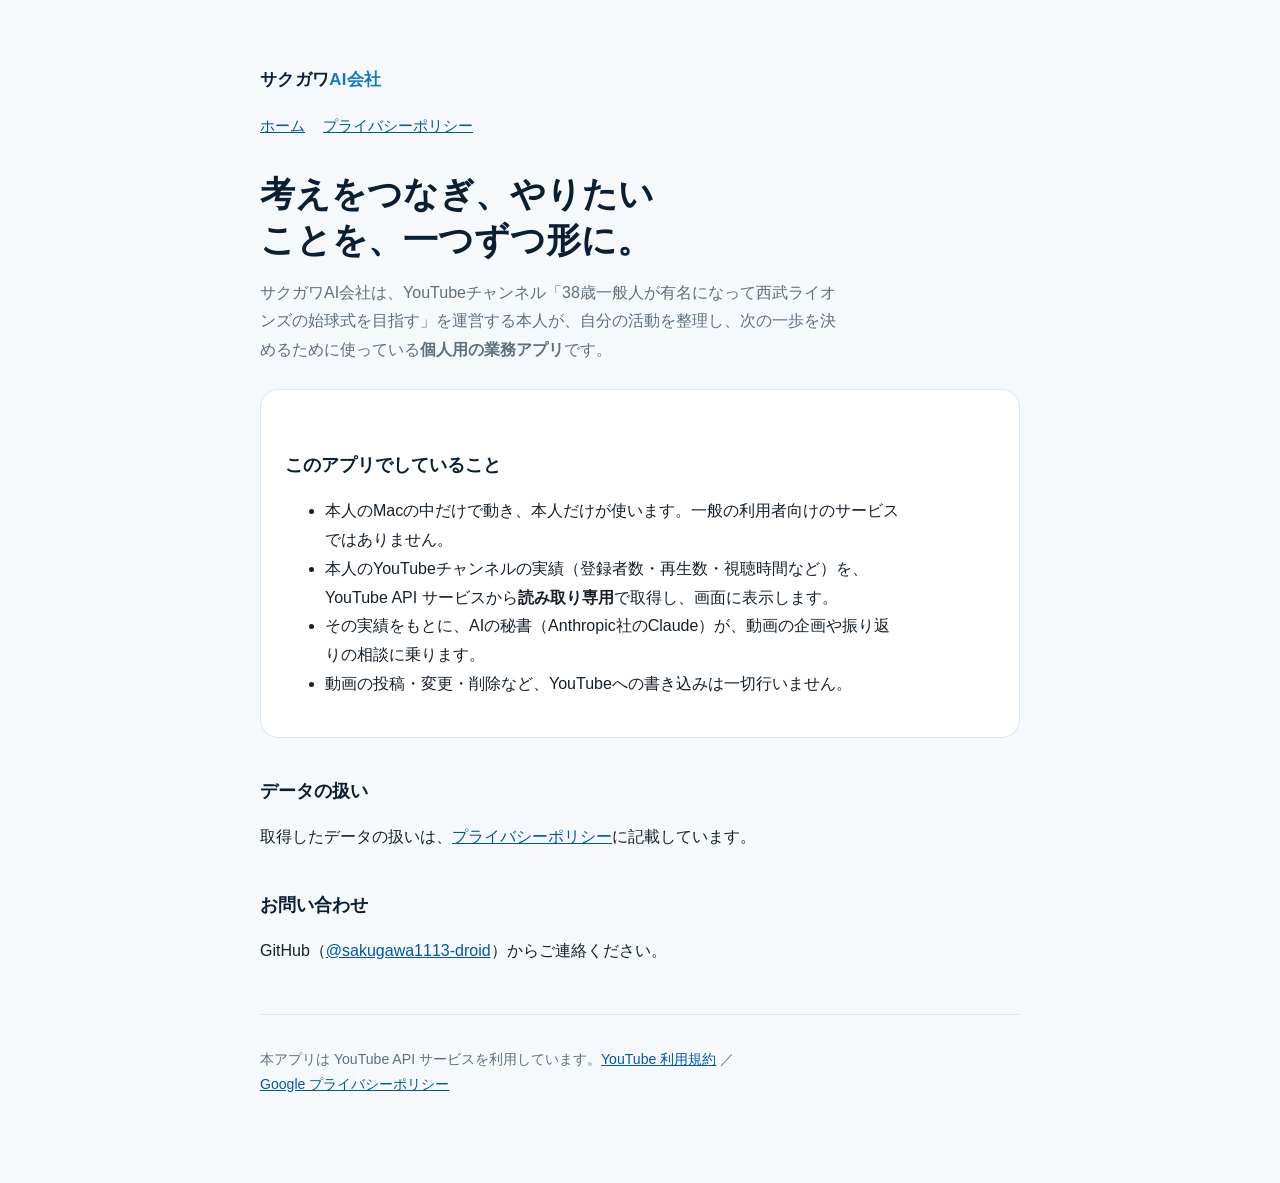
<file: index.html>
<!doctype html>
<html lang="ja">
<head>
  <meta charset="utf-8">
  <meta name="viewport" content="width=device-width, initial-scale=1">
  <title>サクガワAI会社</title>
  <meta name="description" content="サクガワAI会社は、個人の活動を支えるために本人のMacで動かしている、個人用の業務アプリです。">
  <link rel="stylesheet" href="style.css">
</head>
<body>
  <div class="wrap">
    <header>
      <p class="brand">サクガワ<span>AI会社</span></p>
      <nav aria-label="ページ"><a href="./">ホーム</a><a href="privacy.html">プライバシーポリシー</a></nav>
    </header>
    <main>
      <h1>考えをつなぎ、やりたいことを、一つずつ形に。</h1>
      <p class="lead">サクガワAI会社は、YouTubeチャンネル「38歳一般人が有名になって西武ライオンズの始球式を目指す」を運営する本人が、自分の活動を整理し、次の一歩を決めるために使っている<strong>個人用の業務アプリ</strong>です。</p>

      <div class="card">
        <h2>このアプリでしていること</h2>
        <ul>
          <li>本人のMacの中だけで動き、本人だけが使います。一般の利用者向けのサービスではありません。</li>
          <li>本人のYouTubeチャンネルの実績（登録者数・再生数・視聴時間など）を、YouTube API サービスから<strong>読み取り専用</strong>で取得し、画面に表示します。</li>
          <li>その実績をもとに、AIの秘書（Anthropic社のClaude）が、動画の企画や振り返りの相談に乗ります。</li>
          <li>動画の投稿・変更・削除など、YouTubeへの書き込みは一切行いません。</li>
        </ul>
      </div>

      <h2>データの扱い</h2>
      <p>取得したデータの扱いは、<a href="privacy.html">プライバシーポリシー</a>に記載しています。</p>

      <h2>お問い合わせ</h2>
      <p>GitHub（<a href="https://github.com/sakugawa1113-droid">@sakugawa1113-droid</a>）からご連絡ください。</p>
    </main>
    <footer>
      <p>本アプリは YouTube API サービスを利用しています。<a href="https://www.youtube.com/t/terms">YouTube 利用規約</a> ／ <a href="https://policies.google.com/privacy">Google プライバシーポリシー</a></p>
    </footer>
  </div>
</body>
</html>
</file>
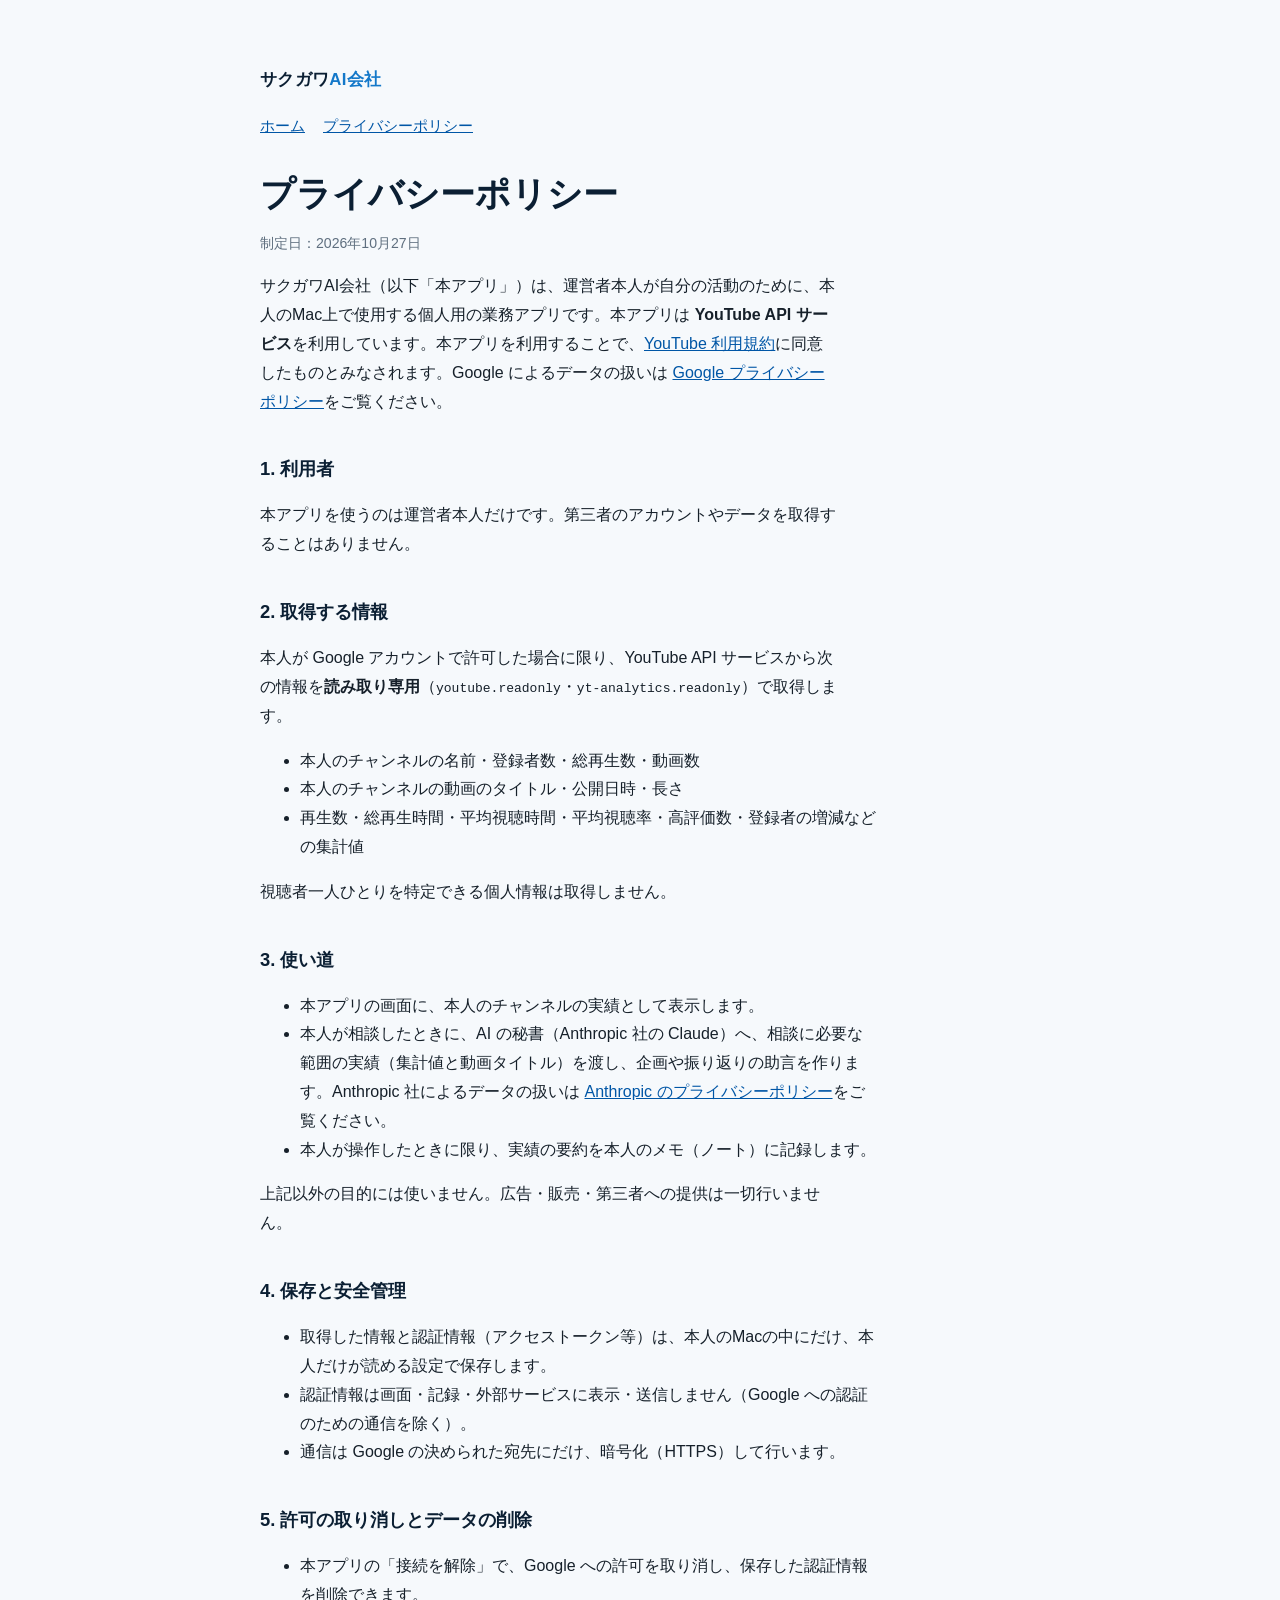
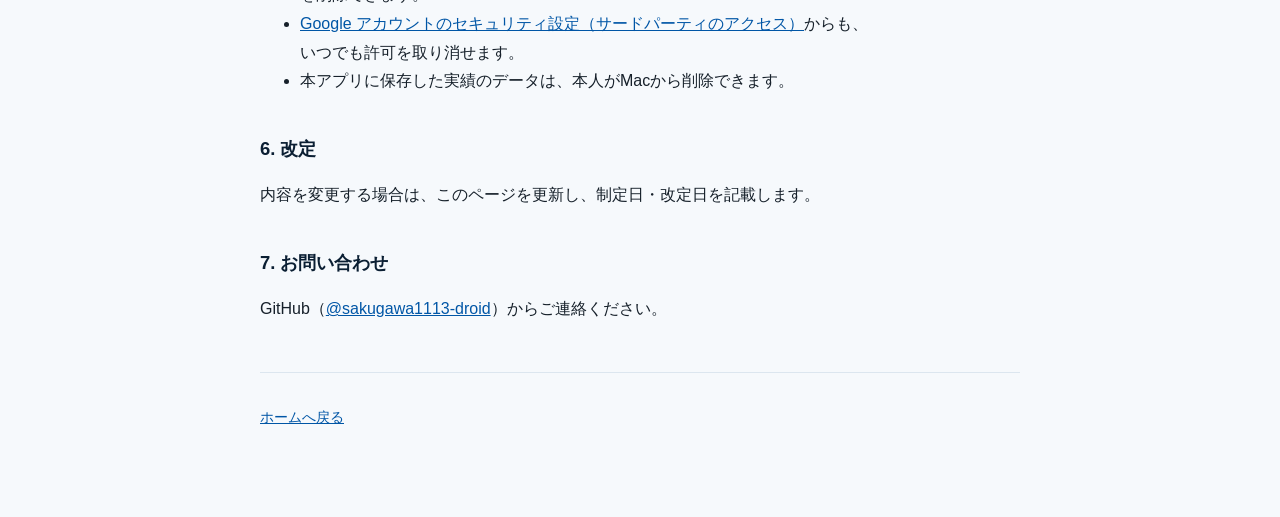
<file: privacy.html>
<!doctype html>
<html lang="ja">
<head>
  <meta charset="utf-8">
  <meta name="viewport" content="width=device-width, initial-scale=1">
  <title>プライバシーポリシー｜サクガワAI会社</title>
  <meta name="description" content="サクガワAI会社（個人用の業務アプリ）が、YouTube API サービスから取得するデータの扱いについて。">
  <link rel="stylesheet" href="style.css">
</head>
<body>
  <div class="wrap">
    <header>
      <p class="brand">サクガワ<span>AI会社</span></p>
      <nav aria-label="ページ"><a href="./">ホーム</a><a href="privacy.html">プライバシーポリシー</a></nav>
    </header>
    <main>
      <h1>プライバシーポリシー</h1>
      <p class="meta">制定日：2026年10月27日</p>
      <p>サクガワAI会社（以下「本アプリ」）は、運営者本人が自分の活動のために、本人のMac上で使用する個人用の業務アプリです。本アプリは <strong>YouTube API サービス</strong>を利用しています。本アプリを利用することで、<a href="https://www.youtube.com/t/terms">YouTube 利用規約</a>に同意したものとみなされます。Google によるデータの扱いは <a href="https://policies.google.com/privacy">Google プライバシーポリシー</a>をご覧ください。</p>

      <h2>1. 利用者</h2>
      <p>本アプリを使うのは運営者本人だけです。第三者のアカウントやデータを取得することはありません。</p>

      <h2>2. 取得する情報</h2>
      <p>本人が Google アカウントで許可した場合に限り、YouTube API サービスから次の情報を<strong>読み取り専用</strong>（<code>youtube.readonly</code>・<code>yt-analytics.readonly</code>）で取得します。</p>
      <ul>
        <li>本人のチャンネルの名前・登録者数・総再生数・動画数</li>
        <li>本人のチャンネルの動画のタイトル・公開日時・長さ</li>
        <li>再生数・総再生時間・平均視聴時間・平均視聴率・高評価数・登録者の増減などの集計値</li>
      </ul>
      <p>視聴者一人ひとりを特定できる個人情報は取得しません。</p>

      <h2>3. 使い道</h2>
      <ul>
        <li>本アプリの画面に、本人のチャンネルの実績として表示します。</li>
        <li>本人が相談したときに、AI の秘書（Anthropic 社の Claude）へ、相談に必要な範囲の実績（集計値と動画タイトル）を渡し、企画や振り返りの助言を作ります。Anthropic 社によるデータの扱いは <a href="https://www.anthropic.com/legal/privacy">Anthropic のプライバシーポリシー</a>をご覧ください。</li>
        <li>本人が操作したときに限り、実績の要約を本人のメモ（ノート）に記録します。</li>
      </ul>
      <p>上記以外の目的には使いません。広告・販売・第三者への提供は一切行いません。</p>

      <h2>4. 保存と安全管理</h2>
      <ul>
        <li>取得した情報と認証情報（アクセストークン等）は、本人のMacの中にだけ、本人だけが読める設定で保存します。</li>
        <li>認証情報は画面・記録・外部サービスに表示・送信しません（Google への認証のための通信を除く）。</li>
        <li>通信は Google の決められた宛先にだけ、暗号化（HTTPS）して行います。</li>
      </ul>

      <h2>5. 許可の取り消しとデータの削除</h2>
      <ul>
        <li>本アプリの「接続を解除」で、Google への許可を取り消し、保存した認証情報を削除できます。</li>
        <li><a href="https://myaccount.google.com/permissions">Google アカウントのセキュリティ設定（サードパーティのアクセス）</a>からも、いつでも許可を取り消せます。</li>
        <li>本アプリに保存した実績のデータは、本人がMacから削除できます。</li>
      </ul>

      <h2>6. 改定</h2>
      <p>内容を変更する場合は、このページを更新し、制定日・改定日を記載します。</p>

      <h2>7. お問い合わせ</h2>
      <p>GitHub（<a href="https://github.com/sakugawa1113-droid">@sakugawa1113-droid</a>）からご連絡ください。</p>
    </main>
    <footer>
      <p><a href="./">ホームへ戻る</a></p>
    </footer>
  </div>
</body>
</html>
</file>
<file: style.css>
:root {
  --blue: #1478c9;
  --blue-strong: #0056a6;
  --blue-soft: #eaf5ff;
  --navy: #0b1f33;
  --ink: #16202a;
  --muted: #5f6f7f;
  --line: #dce6ef;
  --bg: #f6f9fc;
  --card: #ffffff;
}
@media (prefers-color-scheme: dark) {
  :root {
    --blue: #6fb3ec;
    --blue-strong: #9ccbf3;
    --blue-soft: #14283b;
    --navy: #e6eef6;
    --ink: #e3e9ef;
    --muted: #9fb0c0;
    --line: #26384a;
    --bg: #0d1722;
    --card: #132130;
  }
}
* { box-sizing: border-box; }
body {
  margin: 0;
  background: var(--bg);
  color: var(--ink);
  font-family: -apple-system, BlinkMacSystemFont, "Hiragino Sans", "Yu Gothic", "Segoe UI", sans-serif;
  line-height: 1.8;
}
.wrap { width: min(760px, calc(100% - 32px)); margin: 0 auto; padding: 48px 0 72px; }
header { margin-bottom: 32px; }
.brand { font-weight: 900; color: var(--navy); font-size: 1.05rem; letter-spacing: .02em; }
.brand span { color: var(--blue); }
h1 { font-size: clamp(1.6rem, 4vw, 2.2rem); line-height: 1.3; margin: 12px 0 8px; color: var(--navy); text-wrap: balance; }
h2 { font-size: 1.15rem; margin: 36px 0 8px; color: var(--navy); }
p, li { max-width: 65ch; }
.lead { color: var(--muted); }
.card {
  background: var(--card); border: 1px solid var(--line); border-radius: 18px;
  padding: 22px 24px; margin: 24px 0;
}
a { color: var(--blue-strong); }
a:focus-visible { outline: 2px solid var(--blue); outline-offset: 2px; }
.meta { font-size: .88rem; color: var(--muted); }
nav { display: flex; gap: 18px; flex-wrap: wrap; margin-top: 8px; font-size: .95rem; }
footer { margin-top: 48px; padding-top: 18px; border-top: 1px solid var(--line); font-size: .88rem; color: var(--muted); }
</file>
